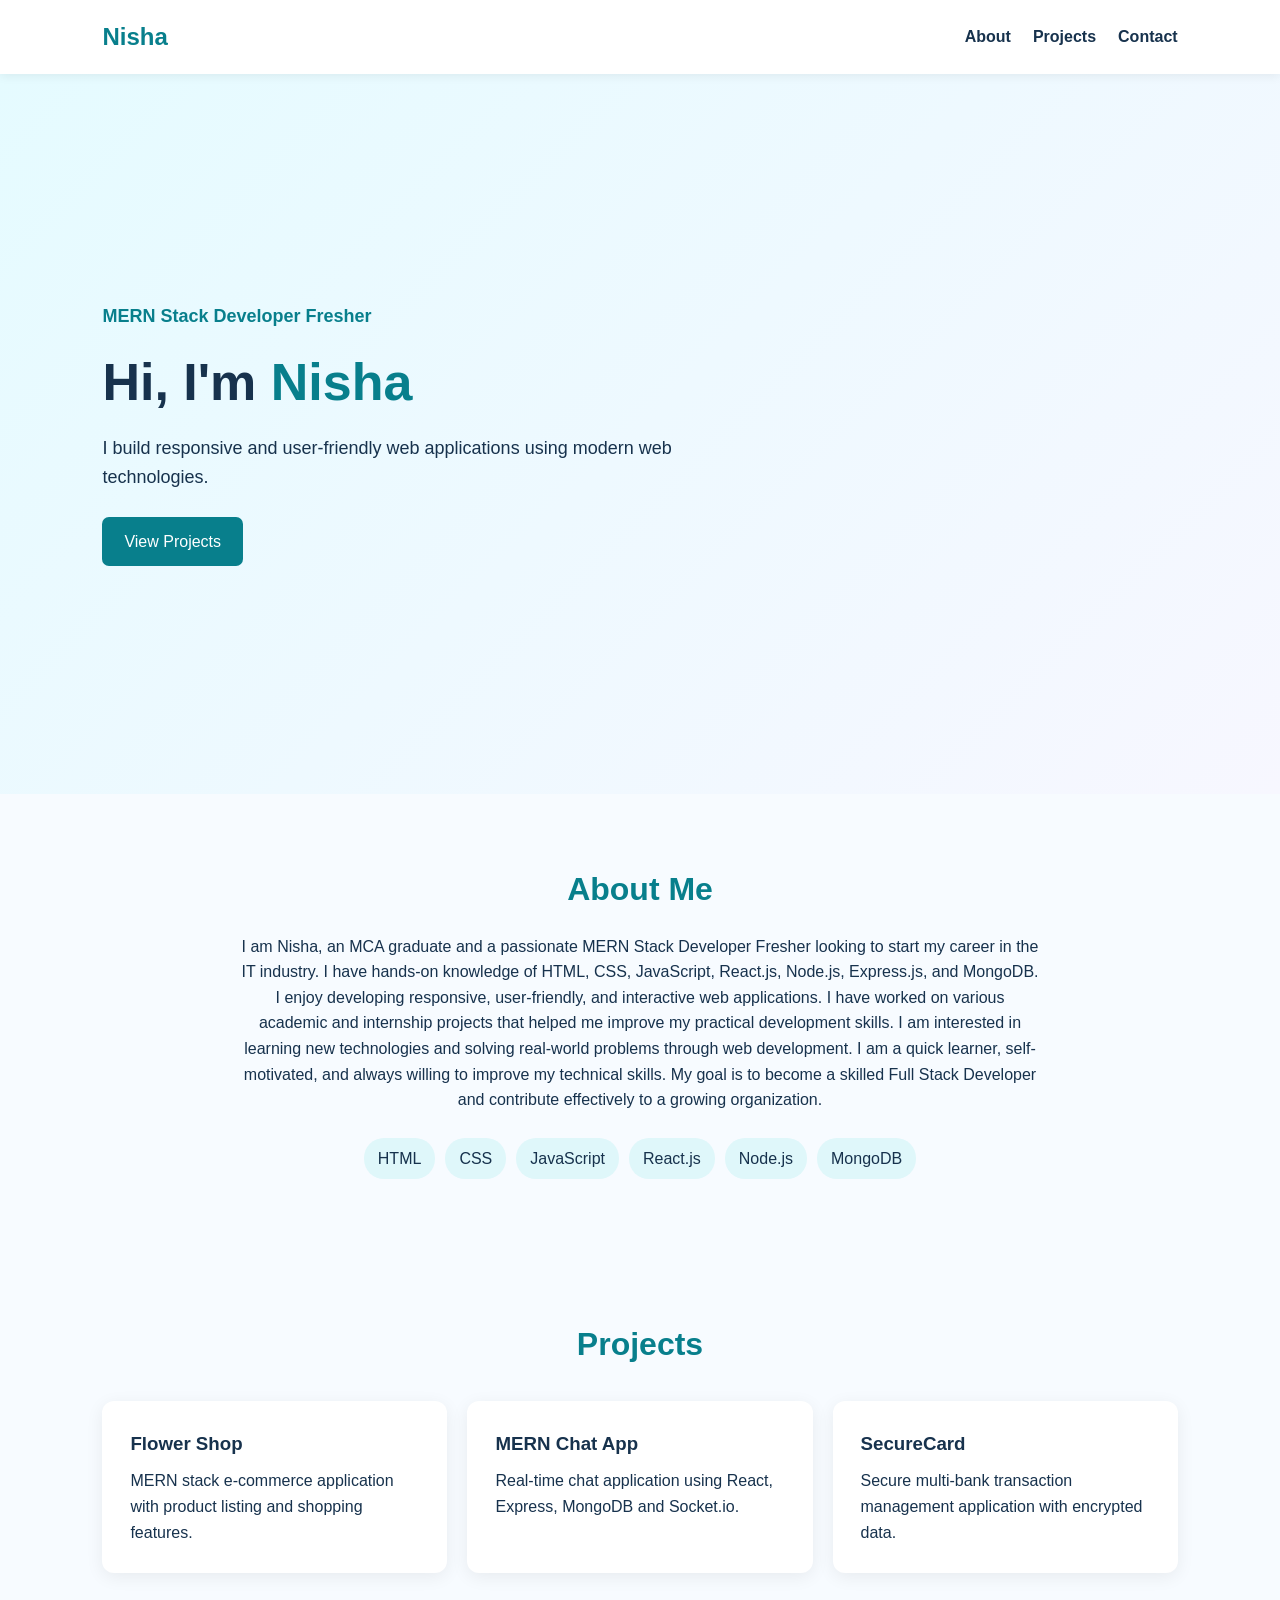
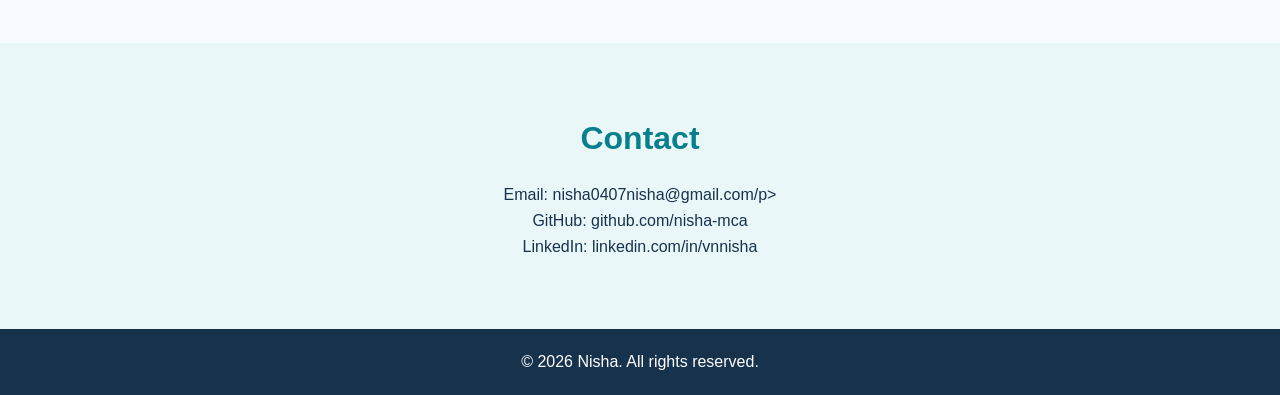
<file: ApexPlanet_Task4/01-personal-portfolio/index.html>
<!DOCTYPE html>
<html lang="en">
<head>
  <meta charset="UTF-8">
  <meta name="viewport" content="width=device-width, initial-scale=1.0">
  <title>Nisha | Web Developer Portfolio</title>
  <link rel="stylesheet" href="style.css">
</head>
<body>
  <header>
    <nav class="navbar">
      <h2>Nisha</h2>
      <div class="nav-links">
        <a href="#about">About</a><a href="#projects">Projects</a><a href="#contact">Contact</a>
      </div>
    </nav>
  </header>

  <main>
    <section class="hero">
      <div>
        <p class="tag">MERN Stack Developer Fresher</p>
        <h1>Hi, I'm <span>Nisha</span></h1>
        <p>I build responsive and user-friendly web applications using modern web technologies.</p>
        <a class="btn" href="#projects">View Projects</a>
      </div>
    </section>

    <section id="about" class="section">
      <h2>About Me</h2>
      <p>I am Nisha, an MCA graduate and a passionate MERN Stack Developer Fresher looking to start my career in the IT industry. I have hands-on knowledge of HTML, CSS, JavaScript, React.js, Node.js, Express.js, and MongoDB. I enjoy developing responsive, user-friendly, and interactive web applications. I have worked on various academic and internship projects that helped me improve my practical development skills. I am interested in learning new technologies and solving real-world problems through web development. I am a quick learner, self-motivated, and always willing to improve my technical skills. My goal is to become a skilled Full Stack Developer and contribute effectively to a growing organization.</p>
      <div class="skills">
        <span>HTML</span><span>CSS</span><span>JavaScript</span><span>React.js</span><span>Node.js</span><span>MongoDB</span>
      </div>
    </section>

    <section id="projects" class="section">
      <h2>Projects</h2>
      <div class="cards">
        <article class="card"><h3>Flower Shop</h3><p>MERN stack e-commerce application with product listing and shopping features.</p></article>
        <article class="card"><h3>MERN Chat App</h3><p>Real-time chat application using React, Express, MongoDB and Socket.io.</p></article>
        <article class="card"><h3>SecureCard</h3><p>Secure multi-bank transaction management application with encrypted data.</p></article>
      </div>
    </section>

    <section id="contact" class="section contact">
      <h2>Contact</h2>
      <p>Email: nisha0407nisha@gmail.com/p>
      <p>GitHub: github.com/nisha-mca</p>
      <p>LinkedIn: linkedin.com/in/vnnisha</p>
    </section>
  </main>

  <footer><p>© 2026 Nisha. All rights reserved.</p></footer>
  <script src="script.js"></script>
</body>
</html>
</file>
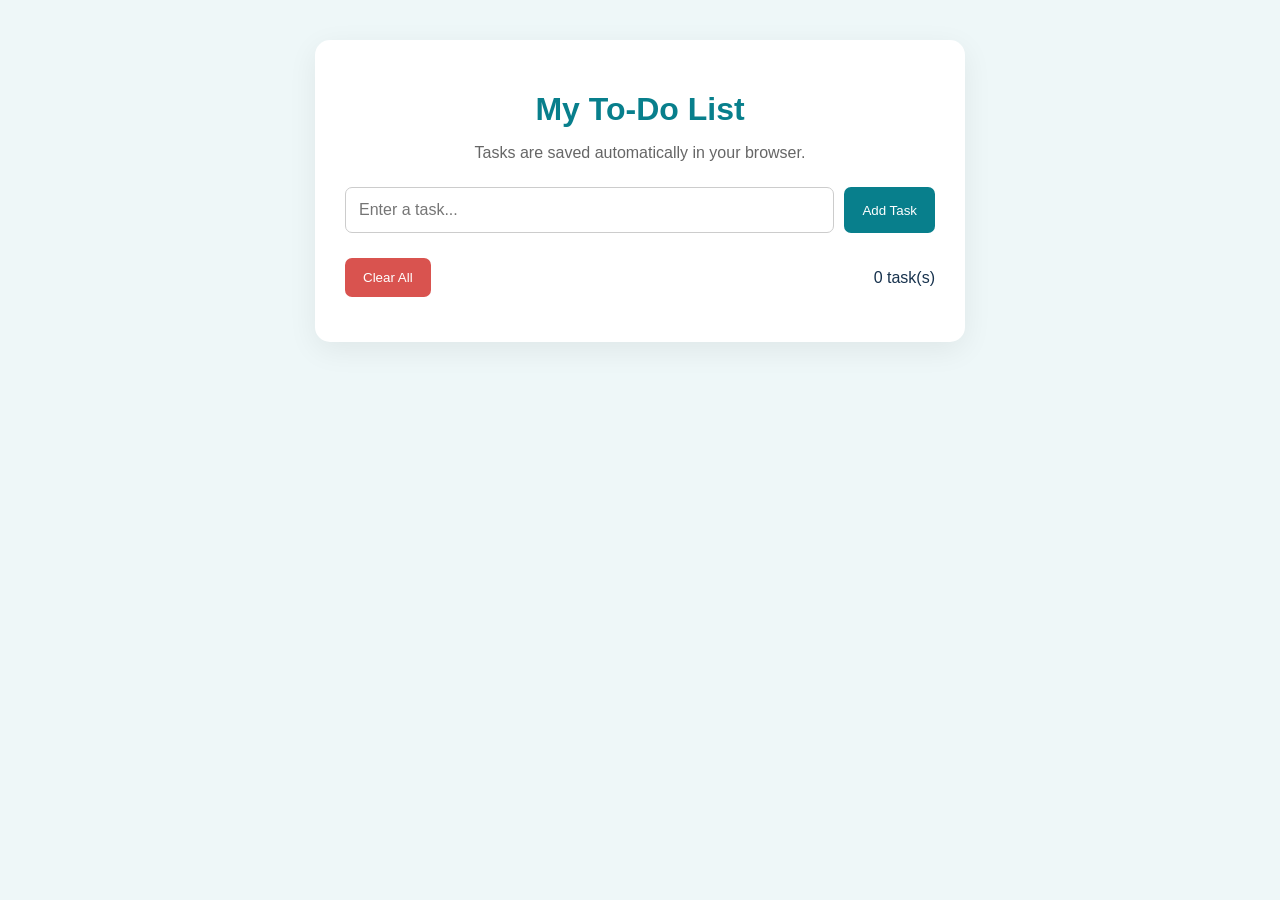
<file: ApexPlanet_Task4/02-todo-localstorage/index.html>
<!DOCTYPE html>
<html lang="en">
<head>
<meta charset="UTF-8"><meta name="viewport" content="width=device-width,initial-scale=1.0">
<title>Task Manager</title><link rel="stylesheet" href="style.css">
</head>
<body>
<div class="app">
  <h1>My To-Do List</h1>
  <p class="sub">Tasks are saved automatically in your browser.</p>
  <div class="input-row"><input id="taskInput" type="text" placeholder="Enter a task..."><button id="addBtn">Add Task</button></div>
  <div class="toolbar"><button id="clearBtn" class="danger">Clear All</button><span id="count"></span></div>
  <ul id="taskList"></ul>
</div>
<script src="script.js"></script>
</body>
</html>
</file>
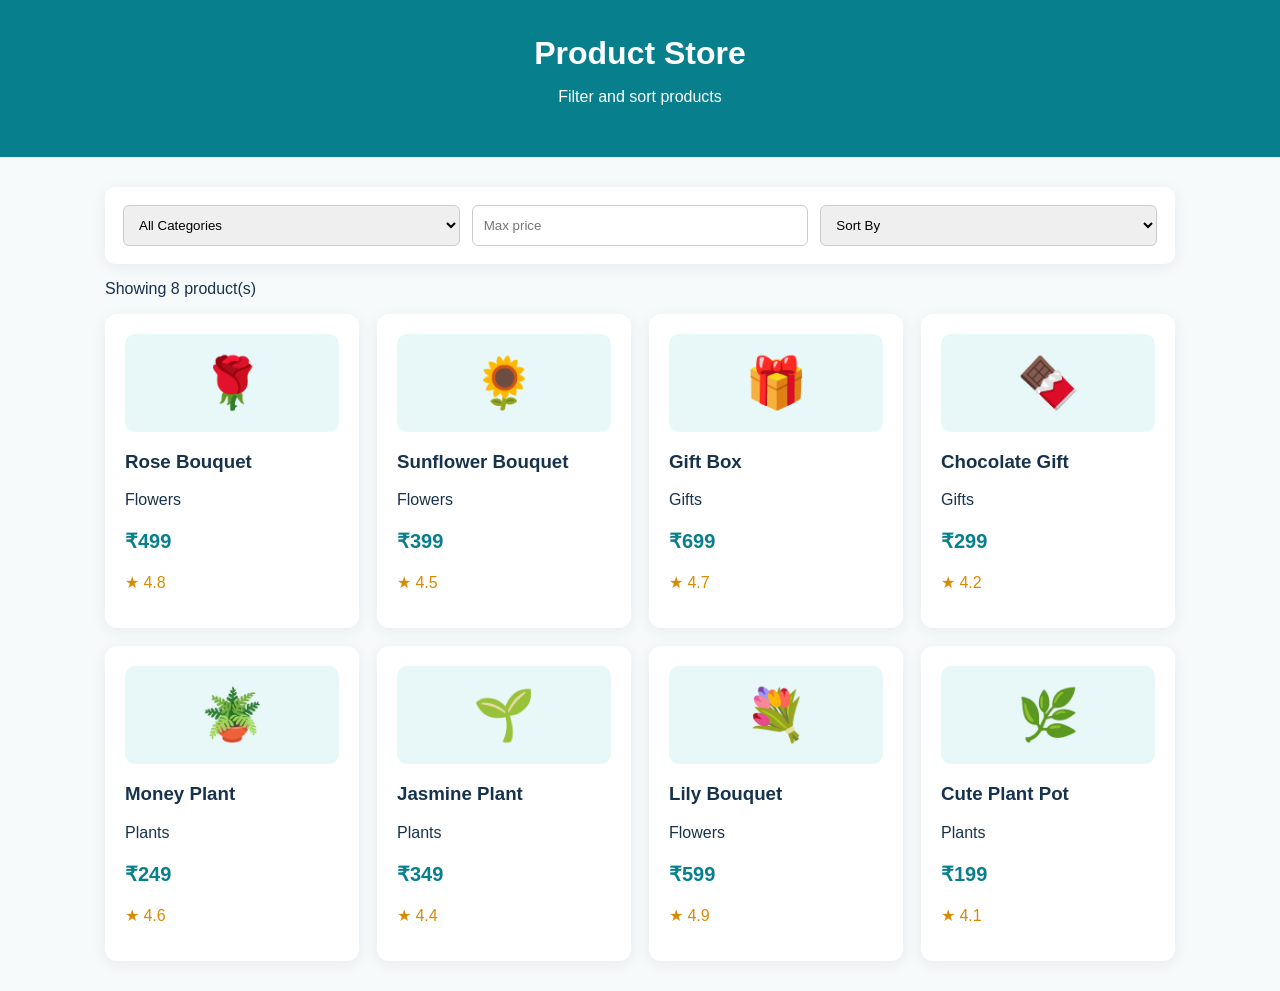
<file: ApexPlanet_Task4/03-product-filter-sort/index.html>
<!DOCTYPE html>
<html lang="en">
<head>
<meta charset="UTF-8"><meta name="viewport" content="width=device-width,initial-scale=1.0">
<title>Product Listing</title><link rel="stylesheet" href="style.css">
</head>
<body>
<header><h1>Product Store</h1><p>Filter and sort products</p></header>
<main>
<div class="controls">
<select id="category"><option value="all">All Categories</option><option value="Flowers">Flowers</option><option value="Gifts">Gifts</option><option value="Plants">Plants</option></select>
<input id="maxPrice" type="number" placeholder="Max price">
<select id="sort"><option value="default">Sort By</option><option value="priceLow">Price: Low to High</option><option value="priceHigh">Price: High to Low</option><option value="rating">Rating: High to Low</option></select>
</div>
<p id="result"></p><div id="products" class="grid"></div>
</main>
<script src="script.js"></script>
</body>
</html>
</file>
<file: ApexPlanet_Task4/01-personal-portfolio/style.css>
* {
    box-sizing: border-box;
    margin: 0;
    padding: 0
}

html {
    scroll-behavior: smooth
}

body {
    font-family: Arial, sans-serif;
    line-height: 1.6;
    color: #17324d;
    background: #f7fbff
}

.navbar {
    display: flex;
    justify-content: space-between;
    align-items: center;
    padding: 18px 8%;
    background: #fff;
    position: sticky;
    top: 0;
    z-index: 10;
    box-shadow: 0 2px 10px #0001
}

.navbar h2 {
    color: #087f8c
}

.nav-links a {
    margin-left: 22px;
    text-decoration: none;
    color: #17324d;
    font-weight: bold
}

.hero {
    min-height: 80vh;
    display: flex;
    align-items: center;
    padding: 70px 8%;
    background: linear-gradient(135deg, #e5fbff, #f7f7ff)
}

.hero h1 {
    font-size: 52px;
    margin: 10px 0
}

.hero h1 span {
    color: #087f8c
}

.hero p {
    max-width: 650px;
    font-size: 18px
}

.tag {
    font-weight: bold;
    color: #087f8c
}

.btn {
    display: inline-block;
    margin-top: 25px;
    background: #087f8c;
    color: #fff;
    padding: 12px 22px;
    border-radius: 7px;
    text-decoration: none
}

.section {
    padding: 70px 8%;
    text-align: center
}

.section h2 {
    font-size: 32px;
    margin-bottom: 18px;
    color: #087f8c
}

.section>p {
    max-width: 800px;
    margin: auto
}

.skills {
    display: flex;
    justify-content: center;
    flex-wrap: wrap;
    gap: 10px;
    margin-top: 25px
}

.skills span {
    background: #dff7fa;
    padding: 8px 14px;
    border-radius: 20px
}

.cards {
    display: grid;
    grid-template-columns: repeat(3, 1fr);
    gap: 20px;
    margin-top: 30px
}

.card {
    background: #fff;
    padding: 28px;
    border-radius: 12px;
    box-shadow: 0 4px 18px #0001;
    text-align: left
}

.card h3 {
    margin-bottom: 10px
}

.contact {
    background: #eaf7f8
}

footer {
    text-align: center;
    padding: 20px;
    background: #17324d;
    color: #fff
}

@media(max-width:700px) {
    .navbar {
        padding: 15px 5%
    }

    .nav-links a {
        margin-left: 8px;
        font-size: 14px
    }

    .hero h1 {
        font-size: 38px
    }

    .cards {
        grid-template-columns: 1fr
    }

    .section {
        padding: 50px 6%
    }
}
</file>
<file: ApexPlanet_Task4/02-todo-localstorage/style.css>
* {
    box-sizing: border-box
}

body {
    font-family: Arial;
    background: #eef7f8;
    margin: 0;
    padding: 40px 15px;
    color: #17324d
}

.app {
    max-width: 650px;
    margin: auto;
    background: #fff;
    padding: 30px;
    border-radius: 15px;
    box-shadow: 0 8px 30px #0001
}

h1 {
    text-align: center;
    color: #087f8c;
    margin-bottom: 5px
}

.sub {
    text-align: center;
    color: #666
}

.input-row {
    display: flex;
    gap: 10px;
    margin: 25px 0
}

.input-row input {
    flex: 1;
    padding: 13px;
    border: 1px solid #ccc;
    border-radius: 7px;
    font-size: 16px
}

.input-row button,
.toolbar button {
    border: 0;
    border-radius: 7px;
    padding: 12px 18px;
    cursor: pointer;
    background: #087f8c;
    color: #fff
}

.toolbar {
    display: flex;
    justify-content: space-between;
    align-items: center;
    margin-bottom: 15px
}

.toolbar .danger {
    background: #d9534f
}

ul {
    list-style: none;
    padding: 0;
    margin: 0
}

.task {
    display: flex;
    align-items: center;
    gap: 10px;
    padding: 13px;
    border-bottom: 1px solid #eee
}

.task span {
    flex: 1
}

.task.done span {
    text-decoration: line-through;
    color: #999
}

.delete {
    background: #eee;
    border: 0;
    padding: 7px 10px;
    border-radius: 5px;
    cursor: pointer
}

@media(max-width:500px) {
    .input-row {
        flex-direction: column
    }
}
</file>
<file: ApexPlanet_Task4/03-product-filter-sort/style.css>
* {
    box-sizing: border-box
}

body {
    font-family: Arial;
    margin: 0;
    background: #f7fafb;
    color: #17324d
}

header {
    text-align: center;
    background: #087f8c;
    color: #fff;
    padding: 35px
}

header h1 {
    margin: 0
}

main {
    max-width: 1100px;
    margin: 30px auto;
    padding: 0 15px
}

.controls {
    display: flex;
    gap: 12px;
    flex-wrap: wrap;
    background: #fff;
    padding: 18px;
    border-radius: 10px;
    box-shadow: 0 3px 15px #0001
}

.controls>* {
    padding: 11px;
    border: 1px solid #ccc;
    border-radius: 6px;
    flex: 1;
    min-width: 180px
}

.grid {
    display: grid;
    grid-template-columns: repeat(4, 1fr);
    gap: 18px
}

.product {
    background: #fff;
    padding: 20px;
    border-radius: 12px;
    box-shadow: 0 3px 15px #0001
}

.product .emoji {
    font-size: 50px;
    text-align: center;
    background: #e8f7f8;
    padding: 20px;
    border-radius: 10px
}

.price {
    font-size: 20px;
    font-weight: bold;
    color: #087f8c
}

.rating {
    color: #d98b00
}

@media(max-width:800px) {
    .grid {
        grid-template-columns: repeat(2, 1fr)
    }
}

@media(max-width:500px) {
    .grid {
        grid-template-columns: 1fr
    }
}
</file>
